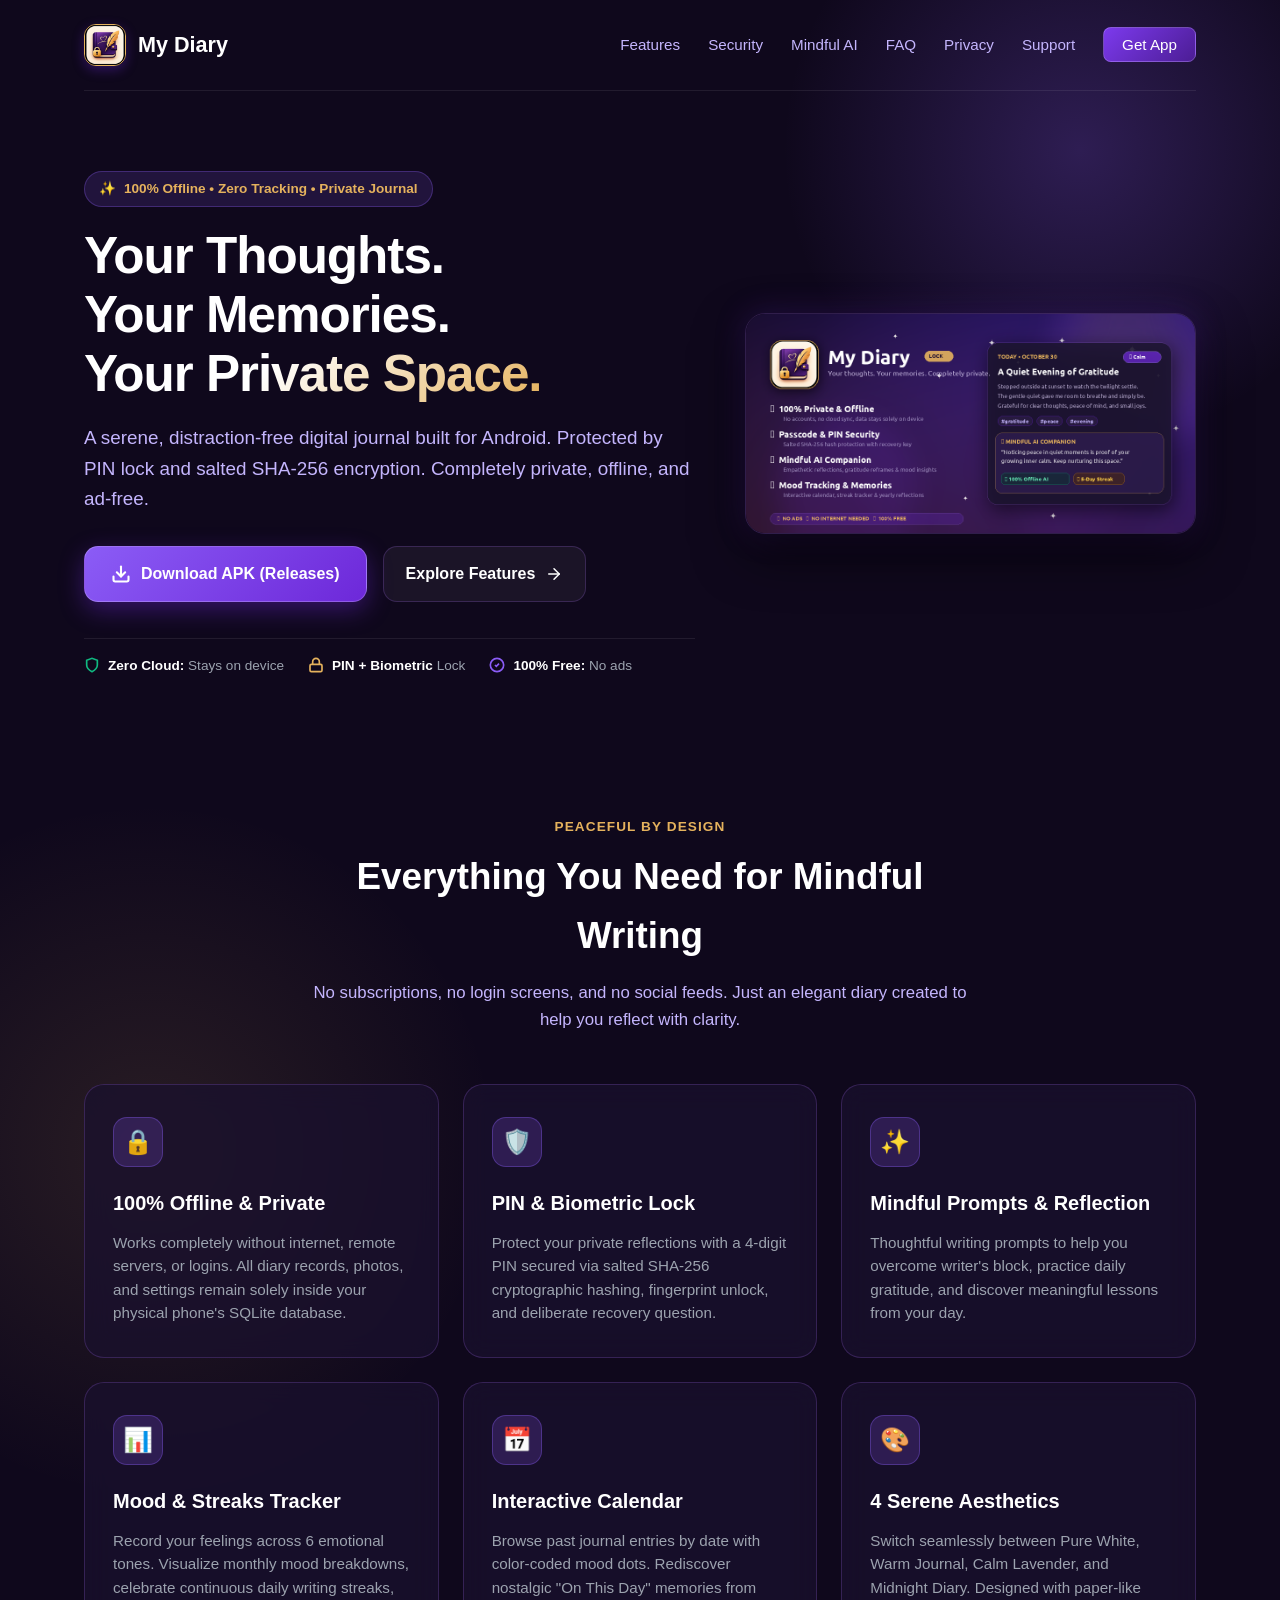
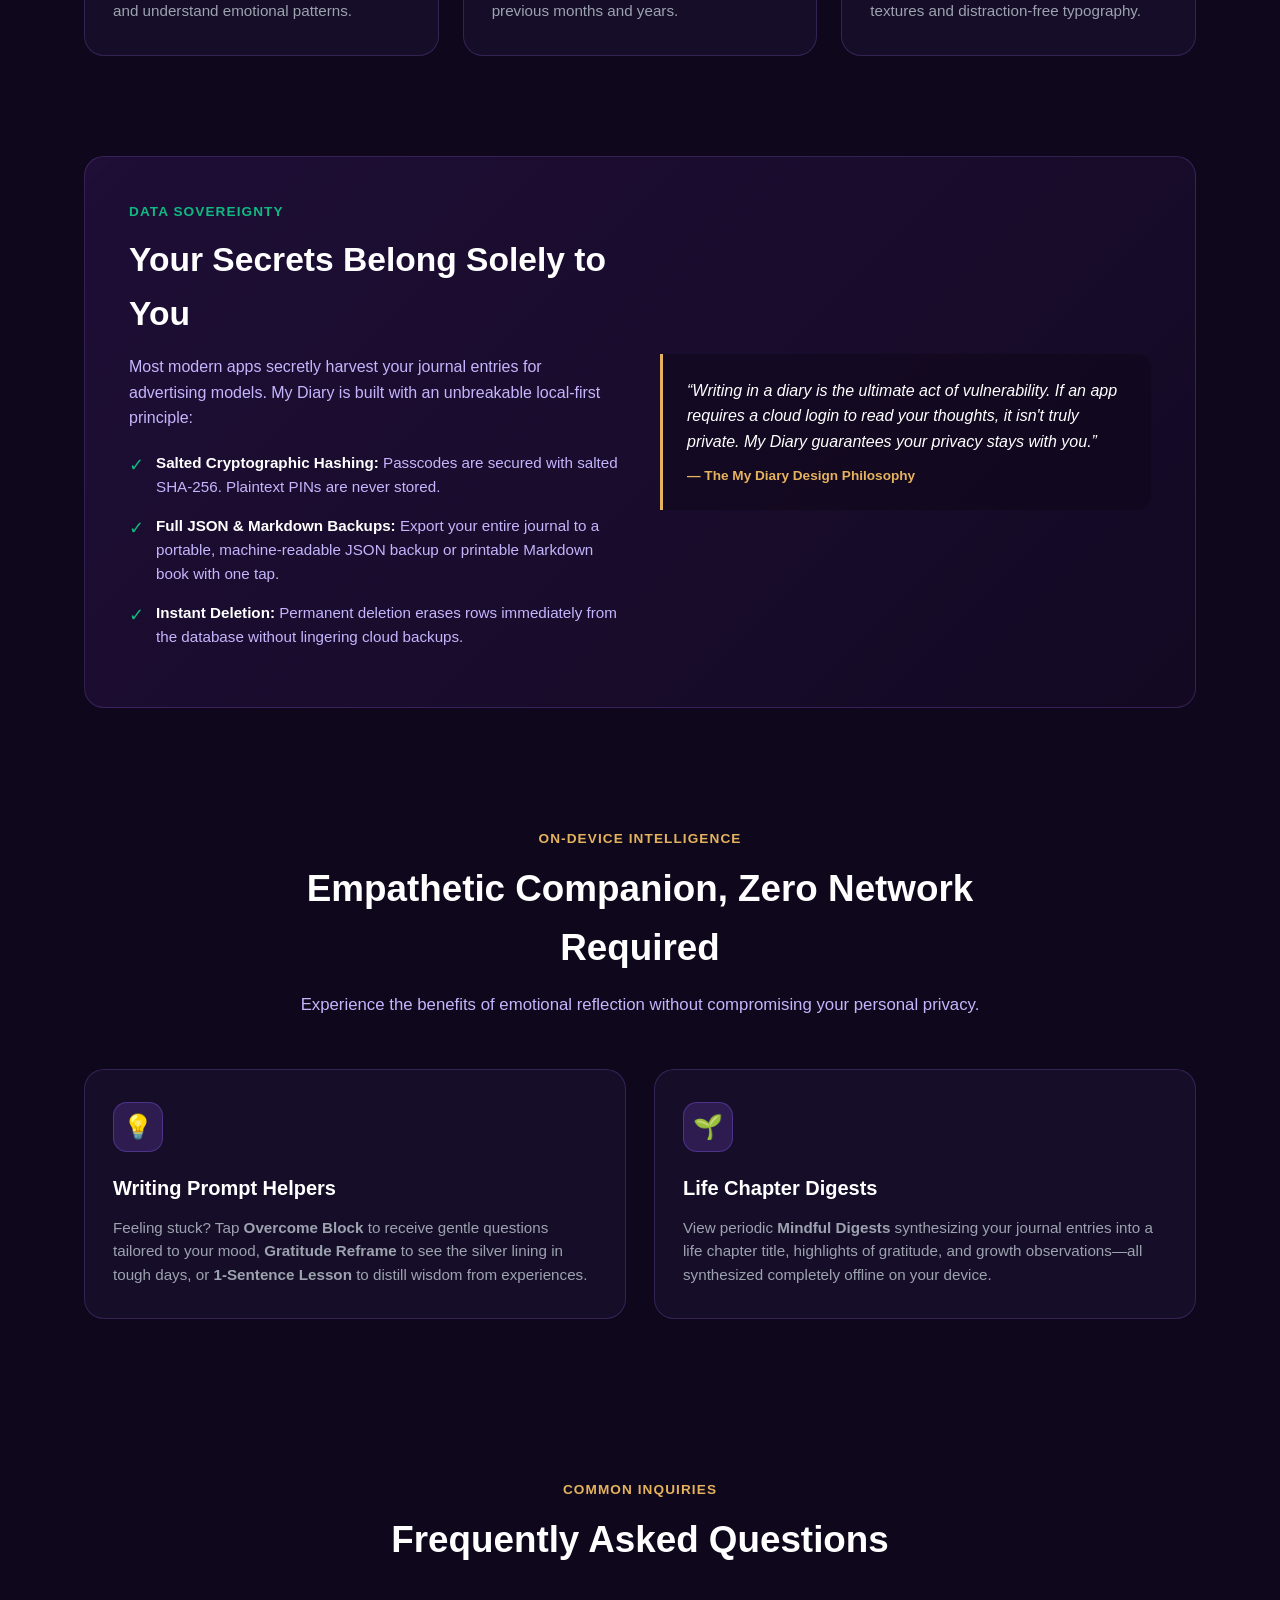
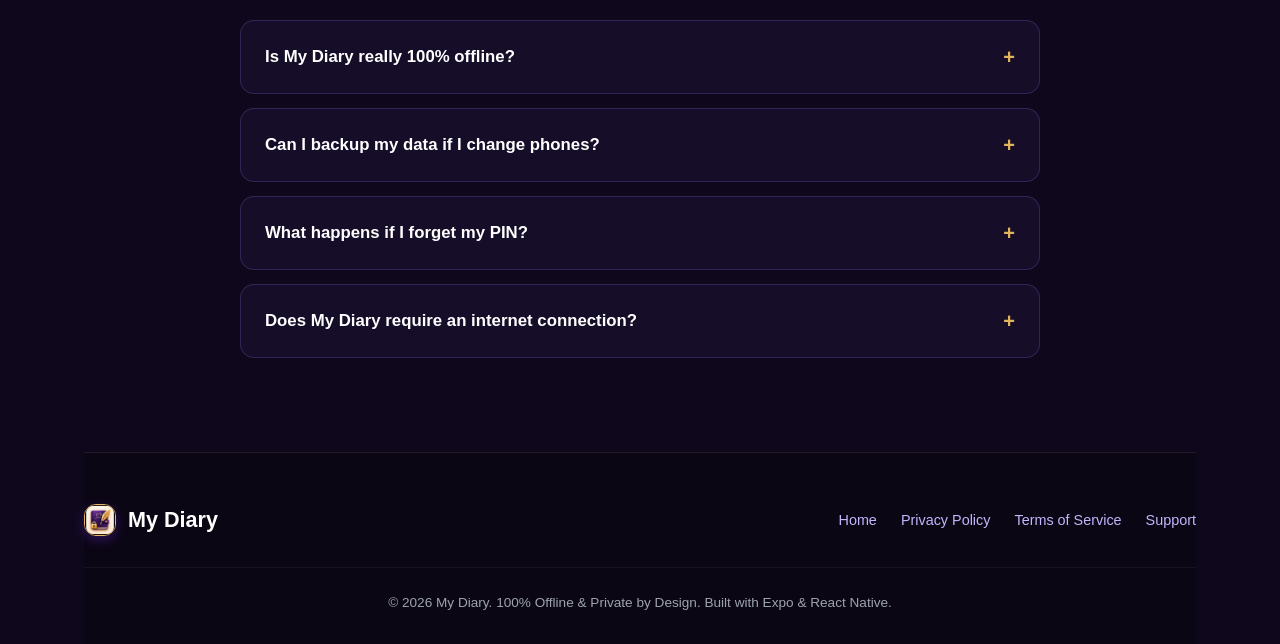
<file: index.html>
<!DOCTYPE html>
<html lang="en">
<head>
  <meta charset="UTF-8">
  <meta name="viewport" content="width=device-width, initial-scale=1.0">
  <title>My Diary — Private Offline Journal & Mindful AI</title>
  <meta name="description" content="Your thoughts. Your memories. Your private space. 100% offline personal diary with PIN lock, mood tracking, and mindful on-device AI.">
  <link rel="icon" type="image/png" href="assets/icon.png">
  <link rel="stylesheet" href="css/style.css">
</head>
<body>
  <div class="bg-glow-top"></div>
  <div class="bg-glow-bottom"></div>

  <div class="container">
    <!-- Navbar -->
    <header class="navbar">
      <a href="index.html" class="nav-brand">
        <img src="assets/icon.png" alt="My Diary App Icon" class="nav-logo">
        <span>My Diary</span>
      </a>
      <ul class="nav-links">
        <li><a href="#features">Features</a></li>
        <li><a href="#security">Security</a></li>
        <li><a href="#ai">Mindful AI</a></li>
        <li><a href="#faq">FAQ</a></li>
        <li><a href="privacy.html">Privacy</a></li>
        <li><a href="support.html">Support</a></li>
        <li><a href="#download" class="btn-nav">Get App</a></li>
      </ul>
    </header>

    <!-- Hero Section -->
    <section class="hero">
      <div class="hero-content">
        <div class="hero-pill">
          <span>✨</span>
          <span>100% Offline • Zero Tracking • Private Journal</span>
        </div>
        <h1>Your Thoughts.<br>Your Memories.<br><span>Your Private Space.</span></h1>
        <p class="hero-subtitle">
          A serene, distraction-free digital journal built for Android. Protected by PIN lock and salted SHA-256 encryption. Completely private, offline, and ad-free.
        </p>

        <div class="hero-cta" id="download">
          <a href="https://github.com/muralisoftware/my_diary_website/releases" target="_blank" rel="noopener noreferrer" class="btn-primary">
            <svg width="20" height="20" viewBox="0 0 24 24" fill="none" stroke="currentColor" stroke-width="2.5" stroke-linecap="round" stroke-linejoin="round"><path d="M21 15v4a2 2 0 0 1-2 2H5a2 2 0 0 1-2-2v-4"/><polyline points="7 10 12 15 17 10"/><line x1="12" y1="15" x2="12" y2="3"/></svg>
            <span>Download APK (Releases)</span>
          </a>
          <a href="#features" class="btn-secondary">
            <span>Explore Features</span>
            <svg width="18" height="18" viewBox="0 0 24 24" fill="none" stroke="currentColor" stroke-width="2" stroke-linecap="round" stroke-linejoin="round"><line x1="5" y1="12" x2="19" y2="12"/><polyline points="12 5 19 12 12 19"/></svg>
          </a>
        </div>

        <div class="trust-badges">
          <div class="trust-item">
            <svg width="16" height="16" viewBox="0 0 24 24" fill="none" stroke="#10b981" stroke-width="2.5"><path d="M12 22s8-4 8-10V5l-8-3-8 3v7c0 6 8 10 8 10z"/></svg>
            <span><strong>Zero Cloud:</strong> Stays on device</span>
          </div>
          <div class="trust-item">
            <svg width="16" height="16" viewBox="0 0 24 24" fill="none" stroke="#e5b25d" stroke-width="2.5"><rect x="3" y="11" width="18" height="11" rx="2" ry="2"/><path d="M7 11V7a5 5 0 0 1 10 0v4"/></svg>
            <span><strong>PIN + Biometric</strong> Lock</span>
          </div>
          <div class="trust-item">
            <svg width="16" height="16" viewBox="0 0 24 24" fill="none" stroke="#8b5cf6" stroke-width="2.5"><circle cx="12" cy="12" r="10"/><path d="m9 12 2 2 4-4"/></svg>
            <span><strong>100% Free:</strong> No ads</span>
          </div>
        </div>
      </div>

      <div class="hero-graphic-wrap">
        <img src="assets/feature-graphic.png" alt="My Diary Google Play Feature Graphic" class="hero-graphic">
      </div>
    </section>

    <!-- Core Features Grid -->
    <section class="section" id="features">
      <div class="section-head">
        <div class="section-tag">Peaceful by Design</div>
        <h2>Everything You Need for Mindful Writing</h2>
        <p>No subscriptions, no login screens, and no social feeds. Just an elegant diary created to help you reflect with clarity.</p>
      </div>

      <div class="grid-3">
        <div class="feature-card">
          <div class="feature-icon">🔒</div>
          <h3>100% Offline & Private</h3>
          <p>Works completely without internet, remote servers, or logins. All diary records, photos, and settings remain solely inside your physical phone's SQLite database.</p>
        </div>

        <div class="feature-card">
          <div class="feature-icon">🛡️</div>
          <h3>PIN & Biometric Lock</h3>
          <p>Protect your private reflections with a 4-digit PIN secured via salted SHA-256 cryptographic hashing, fingerprint unlock, and deliberate recovery question.</p>
        </div>

        <div class="feature-card">
          <div class="feature-icon">✨</div>
          <h3>Mindful Prompts & Reflection</h3>
          <p>Thoughtful writing prompts to help you overcome writer's block, practice daily gratitude, and discover meaningful lessons from your day.</p>
        </div>

        <div class="feature-card">
          <div class="feature-icon">📊</div>
          <h3>Mood & Streaks Tracker</h3>
          <p>Record your feelings across 6 emotional tones. Visualize monthly mood breakdowns, celebrate continuous daily writing streaks, and understand emotional patterns.</p>
        </div>

        <div class="feature-card">
          <div class="feature-icon">📅</div>
          <h3>Interactive Calendar</h3>
          <p>Browse past journal entries by date with color-coded mood dots. Rediscover nostalgic "On This Day" memories from previous months and years.</p>
        </div>

        <div class="feature-card">
          <div class="feature-icon">🎨</div>
          <h3>4 Serene Aesthetics</h3>
          <p>Switch seamlessly between Pure White, Warm Journal, Calm Lavender, and Midnight Diary. Designed with paper-like textures and distraction-free typography.</p>
        </div>
      </div>
    </section>

    <!-- Security Deep-Dive Banner -->
    <section class="section" id="security" style="padding-top: 20px;">
      <div class="security-banner">
        <div>
          <div class="section-tag" style="color: var(--accent-green);">Data Sovereignty</div>
          <h2 style="font-size: 2.1rem; margin-bottom: 14px;">Your Secrets Belong Solely to You</h2>
          <p style="color: var(--text-secondary);">Most modern apps secretly harvest your journal entries for advertising models. My Diary is built with an unbreakable local-first principle:</p>
          
          <ul class="security-list">
            <li>
              <span class="security-badge-icon">✓</span>
              <span><strong>Salted Cryptographic Hashing:</strong> Passcodes are secured with salted SHA-256. Plaintext PINs are never stored.</span>
            </li>
            <li>
              <span class="security-badge-icon">✓</span>
              <span><strong>Full JSON & Markdown Backups:</strong> Export your entire journal to a portable, machine-readable JSON backup or printable Markdown book with one tap.</span>
            </li>
            <li>
              <span class="security-badge-icon">✓</span>
              <span><strong>Instant Deletion:</strong> Permanent deletion erases rows immediately from the database without lingering cloud backups.</span>
            </li>
          </ul>
        </div>

        <div class="quote-box">
          <p>“Writing in a diary is the ultimate act of vulnerability. If an app requires a cloud login to read your thoughts, it isn't truly private. My Diary guarantees your privacy stays with you.”</p>
          <div class="quote-author">— The My Diary Design Philosophy</div>
        </div>
      </div>
    </section>

    <!-- Mindful AI Section -->
    <section class="section" id="ai" style="padding-top: 0;">
      <div class="section-head">
        <div class="section-tag">On-Device Intelligence</div>
        <h2>Empathetic Companion, Zero Network Required</h2>
        <p>Experience the benefits of emotional reflection without compromising your personal privacy.</p>
      </div>

      <div class="grid-2">
        <div class="feature-card">
          <div class="feature-icon" style="color: #8b5cf6;">💡</div>
          <h3>Writing Prompt Helpers</h3>
          <p>Feeling stuck? Tap <strong>Overcome Block</strong> to receive gentle questions tailored to your mood, <strong>Gratitude Reframe</strong> to see the silver lining in tough days, or <strong>1-Sentence Lesson</strong> to distill wisdom from experiences.</p>
        </div>

        <div class="feature-card">
          <div class="feature-icon" style="color: #e5b25d;">🌱</div>
          <h3>Life Chapter Digests</h3>
          <p>View periodic <strong>Mindful Digests</strong> synthesizing your journal entries into a life chapter title, highlights of gratitude, and growth observations—all synthesized completely offline on your device.</p>
        </div>
      </div>
    </section>

    <!-- FAQ Section -->
    <section class="section" id="faq">
      <div class="section-head">
        <div class="section-tag">Common Inquiries</div>
        <h2>Frequently Asked Questions</h2>
      </div>

      <div class="faq-list">
        <div class="faq-item">
          <div class="faq-question">
            <span>Is My Diary really 100% offline?</span>
            <span class="faq-toggle">+</span>
          </div>
          <div class="faq-answer">
            <p>Yes. The app does not require an internet connection, has no login server, and does not send any of your text, photos, or audio recordings to any remote server. Everything stays on your phone.</p>
          </div>
        </div>

        <div class="faq-item">
          <div class="faq-question">
            <span>Can I backup my data if I change phones?</span>
            <span class="faq-toggle">+</span>
          </div>
          <div class="faq-answer">
            <p>Yes! In the Settings screen, tap <strong>Export Full Journal (JSON)</strong> to save a complete file backup that you can restore onto any new phone in seconds.</p>
          </div>
        </div>

        <div class="faq-item">
          <div class="faq-question">
            <span>What happens if I forget my PIN?</span>
            <span class="faq-toggle">+</span>
          </div>
          <div class="faq-answer">
            <p>You can set up a custom Security Question (e.g. childhood best friend or favorite book) during PIN setup. If you forget your passcode, answering this question lets you safely reset it.</p>
          </div>
        </div>

        <div class="faq-item">
          <div class="faq-question">
            <span>Does My Diary require an internet connection?</span>
            <span class="faq-toggle">+</span>
          </div>
          <div class="faq-answer">
            <p>No. My Diary operates 100% offline with zero network calls. All database records, encryption keys, and journal reflections stay strictly on your physical device.</p>
          </div>
        </div>
      </div>
    </section>

    <!-- Footer -->
    <footer class="footer">
      <div class="footer-top">
        <div class="nav-brand">
          <img src="assets/icon.png" alt="My Diary Logo" class="nav-logo" style="width: 32px; height: 32px;">
          <span>My Diary</span>
        </div>
        <div class="footer-links">
          <a href="index.html">Home</a>
          <a href="privacy.html">Privacy Policy</a>
          <a href="terms.html">Terms of Service</a>
          <a href="support.html">Support</a>
        </div>
      </div>
      <div class="footer-bottom">
        &copy; <span id="current-year">2026</span> My Diary. 100% Offline & Private by Design. Built with Expo & React Native.
      </div>
    </footer>
  </div>

  <script src="js/main.js"></script>
</body>
</html>
</file>
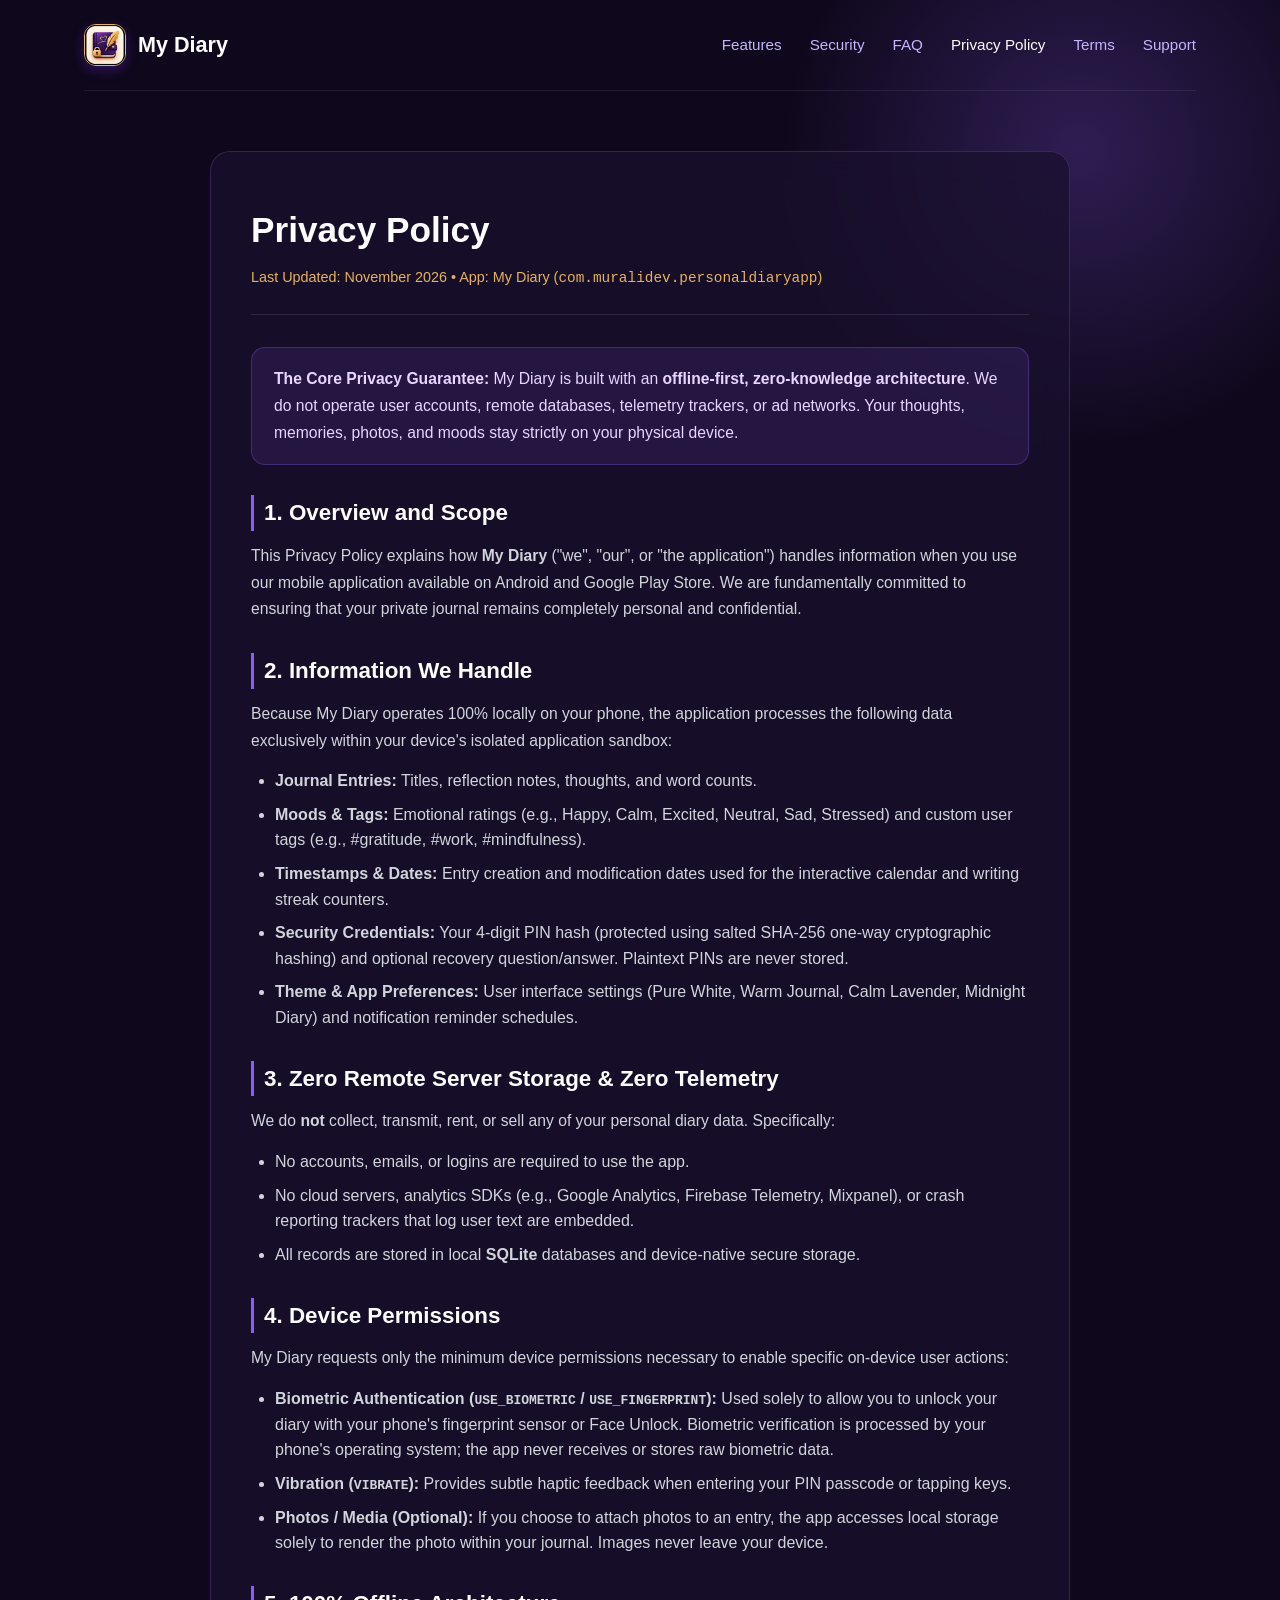
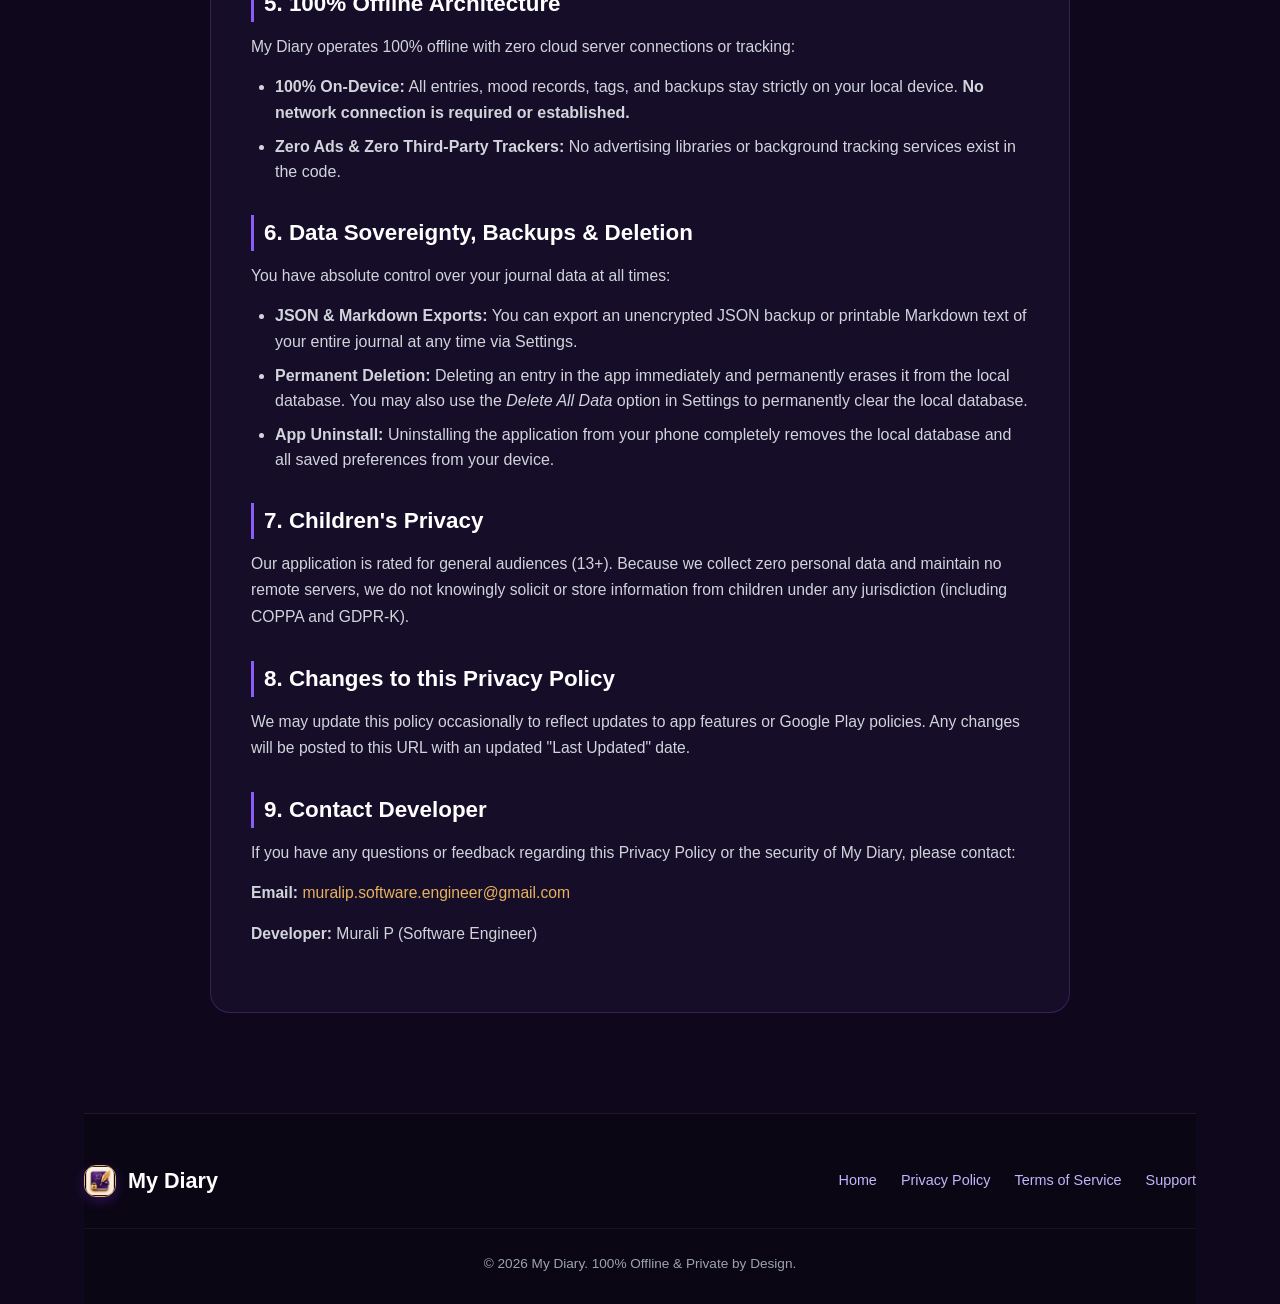
<file: privacy.html>
<!DOCTYPE html>
<html lang="en">
<head>
  <meta charset="UTF-8">
  <meta name="viewport" content="width=device-width, initial-scale=1.0">
  <title>Privacy Policy — My Diary</title>
  <meta name="description" content="Privacy Policy for My Diary: Private, 100% Offline Journal mobile application.">
  <link rel="icon" type="image/png" href="assets/icon.png">
  <link rel="stylesheet" href="css/style.css">
</head>
<body>
  <div class="bg-glow-top"></div>

  <div class="container">
    <!-- Navbar -->
    <header class="navbar">
      <a href="index.html" class="nav-brand">
        <img src="assets/icon.png" alt="My Diary Logo" class="nav-logo">
        <span>My Diary</span>
      </a>
      <ul class="nav-links">
        <li><a href="index.html#features">Features</a></li>
        <li><a href="index.html#security">Security</a></li>
        <li><a href="index.html#faq">FAQ</a></li>
        <li><a href="privacy.html" class="active">Privacy Policy</a></li>
        <li><a href="terms.html">Terms</a></li>
        <li><a href="support.html">Support</a></li>
      </ul>
    </header>

    <!-- Privacy Policy Document -->
    <main class="legal-container">
      <div class="legal-header">
        <h1>Privacy Policy</h1>
        <div class="legal-meta">
          <span>Last Updated: November 2026</span> • 
          <span>App: My Diary (<code>com.muralidev.personaldiaryapp</code>)</span>
        </div>
      </div>

      <div class="legal-content">
        <div class="callout-box">
          <p><strong>The Core Privacy Guarantee:</strong> My Diary is built with an <strong>offline-first, zero-knowledge architecture</strong>. We do not operate user accounts, remote databases, telemetry trackers, or ad networks. Your thoughts, memories, photos, and moods stay strictly on your physical device.</p>
        </div>

        <h2>1. Overview and Scope</h2>
        <p>This Privacy Policy explains how <strong>My Diary</strong> ("we", "our", or "the application") handles information when you use our mobile application available on Android and Google Play Store. We are fundamentally committed to ensuring that your private journal remains completely personal and confidential.</p>

        <h2>2. Information We Handle</h2>
        <p>Because My Diary operates 100% locally on your phone, the application processes the following data exclusively within your device's isolated application sandbox:</p>
        <ul>
          <li><strong>Journal Entries:</strong> Titles, reflection notes, thoughts, and word counts.</li>
          <li><strong>Moods & Tags:</strong> Emotional ratings (e.g., Happy, Calm, Excited, Neutral, Sad, Stressed) and custom user tags (e.g., #gratitude, #work, #mindfulness).</li>
          <li><strong>Timestamps & Dates:</strong> Entry creation and modification dates used for the interactive calendar and writing streak counters.</li>
          <li><strong>Security Credentials:</strong> Your 4-digit PIN hash (protected using salted SHA-256 one-way cryptographic hashing) and optional recovery question/answer. Plaintext PINs are never stored.</li>
          <li><strong>Theme & App Preferences:</strong> User interface settings (Pure White, Warm Journal, Calm Lavender, Midnight Diary) and notification reminder schedules.</li>
        </ul>

        <h2>3. Zero Remote Server Storage & Zero Telemetry</h2>
        <p>We do <strong>not</strong> collect, transmit, rent, or sell any of your personal diary data. Specifically:</p>
        <ul>
          <li>No accounts, emails, or logins are required to use the app.</li>
          <li>No cloud servers, analytics SDKs (e.g., Google Analytics, Firebase Telemetry, Mixpanel), or crash reporting trackers that log user text are embedded.</li>
          <li>All records are stored in local <strong>SQLite</strong> databases and device-native secure storage.</li>
        </ul>

        <h2>4. Device Permissions</h2>
        <p>My Diary requests only the minimum device permissions necessary to enable specific on-device user actions:</p>
        <ul>
          <li><strong>Biometric Authentication (<code>USE_BIOMETRIC</code> / <code>USE_FINGERPRINT</code>):</strong> Used solely to allow you to unlock your diary with your phone's fingerprint sensor or Face Unlock. Biometric verification is processed by your phone's operating system; the app never receives or stores raw biometric data.</li>
          <li><strong>Vibration (<code>VIBRATE</code>):</strong> Provides subtle haptic feedback when entering your PIN passcode or tapping keys.</li>
          <li><strong>Photos / Media (Optional):</strong> If you choose to attach photos to an entry, the app accesses local storage solely to render the photo within your journal. Images never leave your device.</li>
        </ul>

        <h2>5. 100% Offline Architecture</h2>
        <p>My Diary operates 100% offline with zero cloud server connections or tracking:</p>
        <ul>
          <li><strong>100% On-Device:</strong> All entries, mood records, tags, and backups stay strictly on your local device. <strong>No network connection is required or established.</strong></li>
          <li><strong>Zero Ads & Zero Third-Party Trackers:</strong> No advertising libraries or background tracking services exist in the code.</li>
        </ul>

        <h2>6. Data Sovereignty, Backups & Deletion</h2>
        <p>You have absolute control over your journal data at all times:</p>
        <ul>
          <li><strong>JSON & Markdown Exports:</strong> You can export an unencrypted JSON backup or printable Markdown text of your entire journal at any time via Settings.</li>
          <li><strong>Permanent Deletion:</strong> Deleting an entry in the app immediately and permanently erases it from the local database. You may also use the <em>Delete All Data</em> option in Settings to permanently clear the local database.</li>
          <li><strong>App Uninstall:</strong> Uninstalling the application from your phone completely removes the local database and all saved preferences from your device.</li>
        </ul>

        <h2>7. Children's Privacy</h2>
        <p>Our application is rated for general audiences (13+). Because we collect zero personal data and maintain no remote servers, we do not knowingly solicit or store information from children under any jurisdiction (including COPPA and GDPR-K).</p>

        <h2>8. Changes to this Privacy Policy</h2>
        <p>We may update this policy occasionally to reflect updates to app features or Google Play policies. Any changes will be posted to this URL with an updated "Last Updated" date.</p>

        <h2>9. Contact Developer</h2>
        <p>If you have any questions or feedback regarding this Privacy Policy or the security of My Diary, please contact:</p>
        <p><strong>Email:</strong> <a href="mailto:muralip.software.engineer@gmail.com" style="color: var(--accent-gold); text-decoration: none;">muralip.software.engineer@gmail.com</a></p>
        <p><strong>Developer:</strong> Murali P (Software Engineer)</p>
      </div>
    </main>

    <!-- Footer -->
    <footer class="footer">
      <div class="footer-top">
        <div class="nav-brand">
          <img src="assets/icon.png" alt="My Diary Logo" class="nav-logo" style="width: 32px; height: 32px;">
          <span>My Diary</span>
        </div>
        <div class="footer-links">
          <a href="index.html">Home</a>
          <a href="privacy.html">Privacy Policy</a>
          <a href="terms.html">Terms of Service</a>
          <a href="support.html">Support</a>
        </div>
      </div>
      <div class="footer-bottom">
        &copy; <span id="current-year">2026</span> My Diary. 100% Offline & Private by Design.
      </div>
    </footer>
  </div>

  <script src="js/main.js"></script>
</body>
</html>
</file>
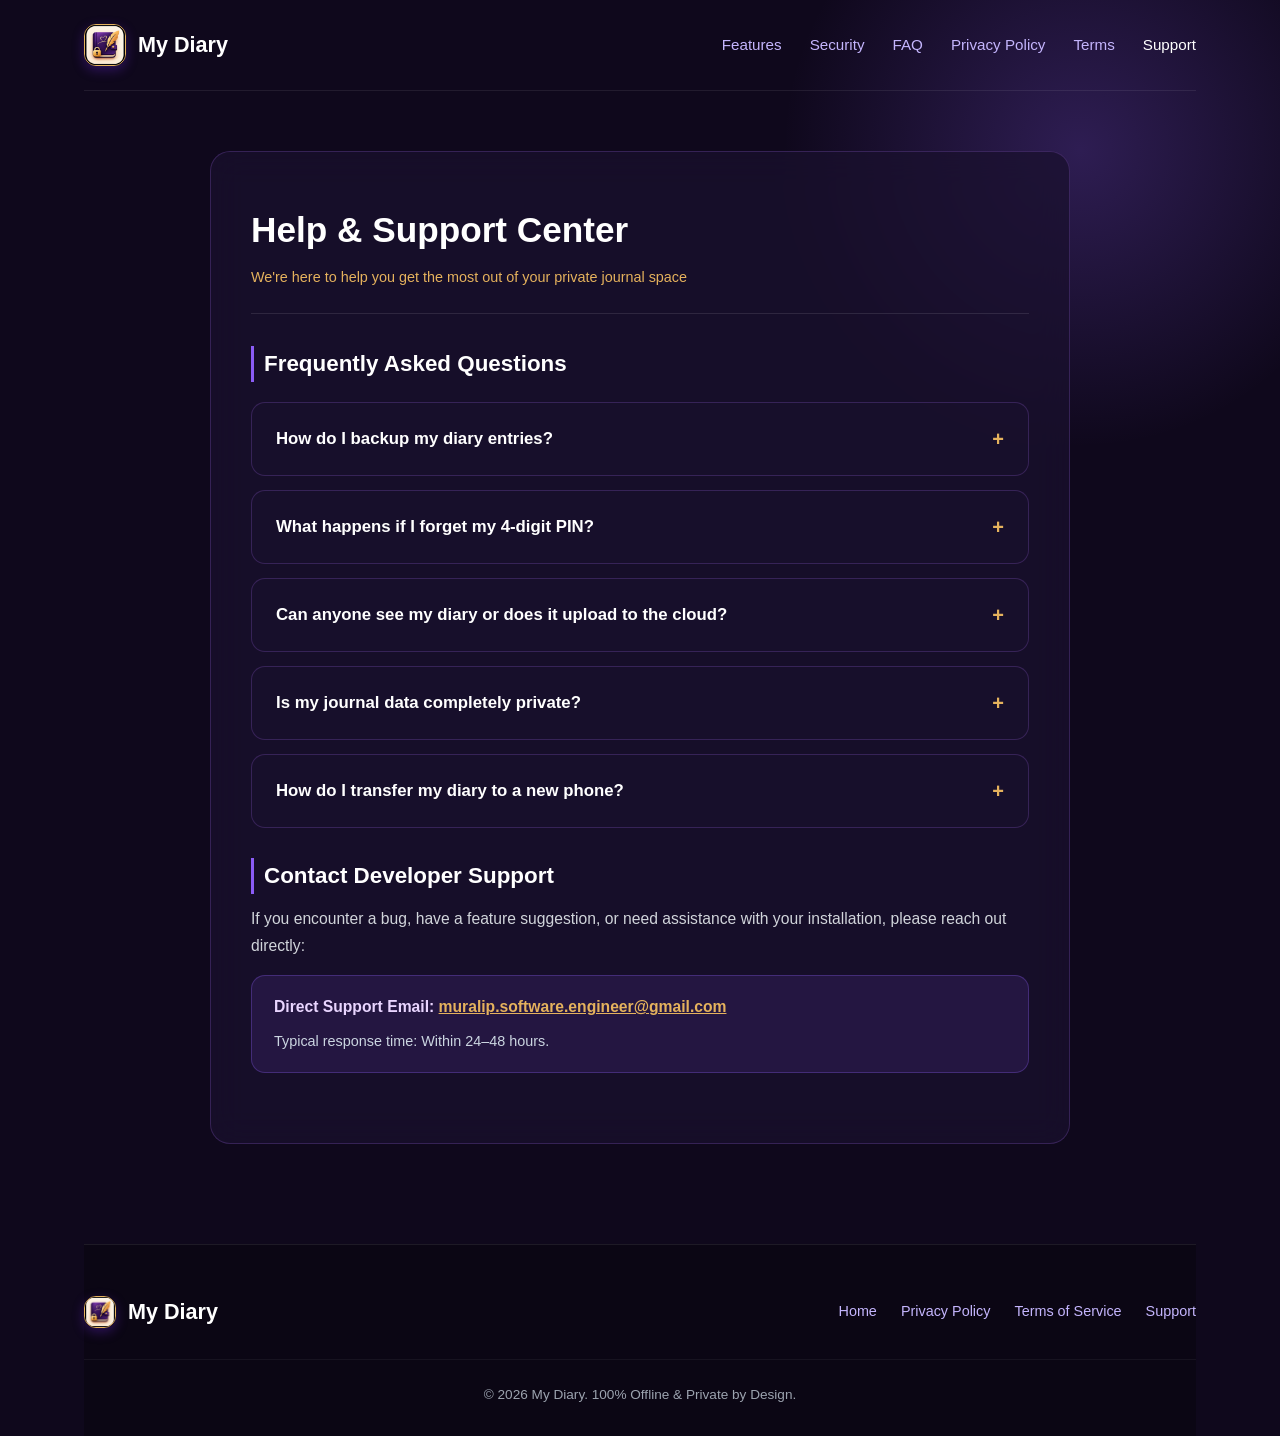
<file: support.html>
<!DOCTYPE html>
<html lang="en">
<head>
  <meta charset="UTF-8">
  <meta name="viewport" content="width=device-width, initial-scale=1.0">
  <title>Support & Help Center — My Diary</title>
  <meta name="description" content="Support, FAQs, and guides for My Diary offline personal journal.">
  <link rel="icon" type="image/png" href="assets/icon.png">
  <link rel="stylesheet" href="css/style.css">
</head>
<body>
  <div class="bg-glow-top"></div>

  <div class="container">
    <header class="navbar">
      <a href="index.html" class="nav-brand">
        <img src="assets/icon.png" alt="My Diary Logo" class="nav-logo">
        <span>My Diary</span>
      </a>
      <ul class="nav-links">
        <li><a href="index.html#features">Features</a></li>
        <li><a href="index.html#security">Security</a></li>
        <li><a href="index.html#faq">FAQ</a></li>
        <li><a href="privacy.html">Privacy Policy</a></li>
        <li><a href="terms.html">Terms</a></li>
        <li><a href="support.html" class="active">Support</a></li>
      </ul>
    </header>

    <main class="legal-container">
      <div class="legal-header">
        <h1>Help & Support Center</h1>
        <div class="legal-meta">
          <span>We're here to help you get the most out of your private journal space</span>
        </div>
      </div>

      <div class="legal-content">
        <h2>Frequently Asked Questions</h2>

        <div class="faq-list" style="margin-top: 20px;">
          <div class="faq-item">
            <div class="faq-question">
              <span>How do I backup my diary entries?</span>
              <span class="faq-toggle">+</span>
            </div>
            <div class="faq-answer">
              <p>Go to <strong>Settings</strong> > <strong>Offline Backup & Export</strong>. Tap <strong>Export Full Journal (JSON)</strong> to save a complete portable backup, or tap <strong>View as Printable Text</strong> to copy your diary as readable Markdown.</p>
            </div>
          </div>

          <div class="faq-item">
            <div class="faq-question">
              <span>What happens if I forget my 4-digit PIN?</span>
              <span class="faq-toggle">+</span>
            </div>
            <div class="faq-answer">
              <p>On the PIN lock screen, tap <strong>Forgot PIN?</strong>. You will be prompted to answer the security question you selected during setup (e.g. your childhood best friend or favorite book). If verified, you can reset your PIN immediately without losing your journal entries.</p>
            </div>
          </div>

          <div class="faq-item">
            <div class="faq-question">
              <span>Can anyone see my diary or does it upload to the cloud?</span>
              <span class="faq-toggle">+</span>
            </div>
            <div class="faq-answer">
              <p>No. My Diary has no cloud server, no user accounts, and zero internet tracking. All entries stay strictly inside your physical phone's encrypted SQLite database.</p>
            </div>
          </div>

          <div class="faq-item">
            <div class="faq-question">
              <span>Is my journal data completely private?</span>
              <span class="faq-toggle">+</span>
            </div>
            <div class="faq-answer">
              <p>Yes. My Diary has no cloud server, no user tracking, and operates 100% offline. All entries, photos, and settings remain exclusively on your phone's storage.</p>
            </div>
          </div>

          <div class="faq-item">
            <div class="faq-question">
              <span>How do I transfer my diary to a new phone?</span>
              <span class="faq-toggle">+</span>
            </div>
            <div class="faq-answer">
              <p>1. On your old phone, go to Settings and tap <strong>Export Full Journal (JSON)</strong>.<br>2. Save or send the JSON text file to your new phone.<br>3. Install My Diary on the new phone, go to Settings, tap <strong>Restore from JSON Backup</strong>, and paste your JSON backup payload.</p>
            </div>
          </div>
        </div>

        <h2>Contact Developer Support</h2>
        <p>If you encounter a bug, have a feature suggestion, or need assistance with your installation, please reach out directly:</p>

        <div class="callout-box" style="margin-top: 16px;">
          <p><strong>Direct Support Email:</strong> <a href="mailto:muralip.software.engineer@gmail.com" style="color: var(--accent-gold); font-weight: 600;">muralip.software.engineer@gmail.com</a></p>
          <p style="margin-top: 8px; font-size: 0.9rem; color: #cbd5e1;">Typical response time: Within 24–48 hours.</p>
        </div>
      </div>
    </main>

    <footer class="footer">
      <div class="footer-top">
        <div class="nav-brand">
          <img src="assets/icon.png" alt="My Diary Logo" class="nav-logo" style="width: 32px; height: 32px;">
          <span>My Diary</span>
        </div>
        <div class="footer-links">
          <a href="index.html">Home</a>
          <a href="privacy.html">Privacy Policy</a>
          <a href="terms.html">Terms of Service</a>
          <a href="support.html">Support</a>
        </div>
      </div>
      <div class="footer-bottom">
        &copy; <span id="current-year">2026</span> My Diary. 100% Offline & Private by Design.
      </div>
    </footer>
  </div>

  <script src="js/main.js"></script>
</body>
</html>
</file>
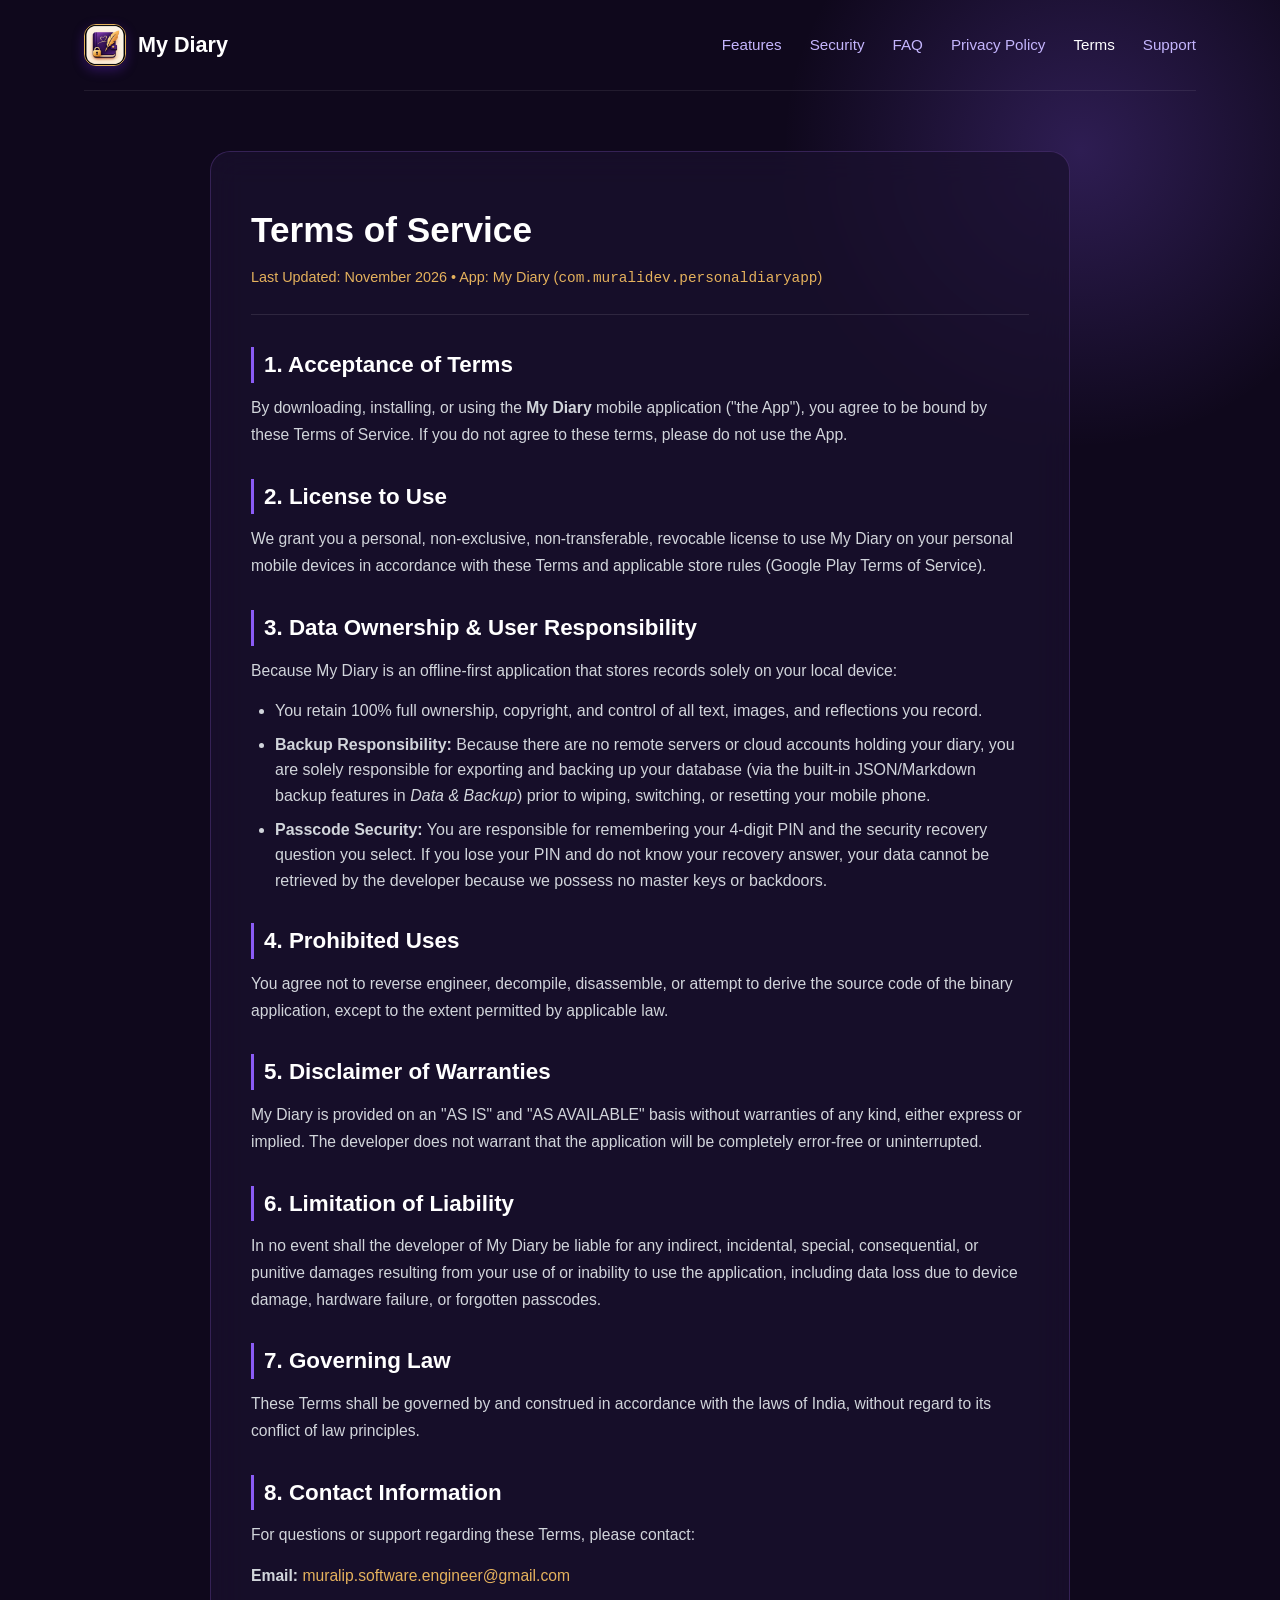
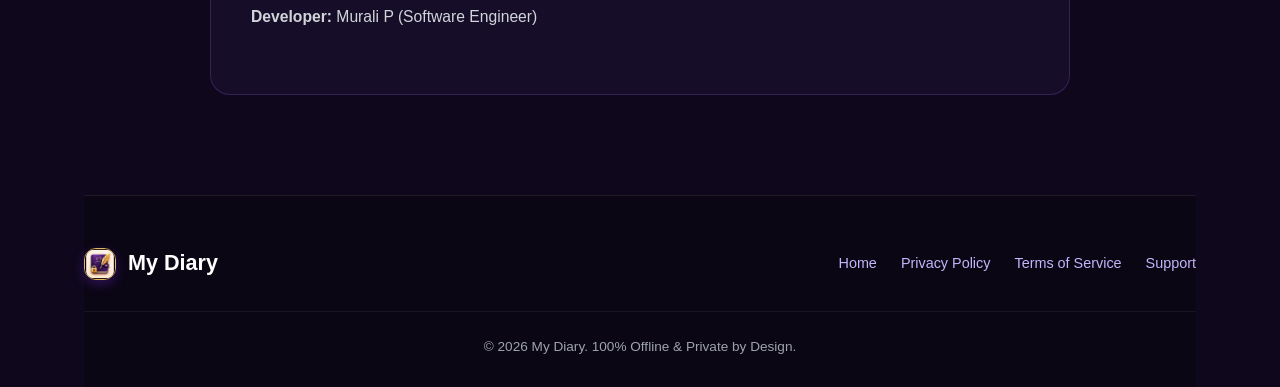
<file: terms.html>
<!DOCTYPE html>
<html lang="en">
<head>
  <meta charset="UTF-8">
  <meta name="viewport" content="width=device-width, initial-scale=1.0">
  <title>Terms of Service — My Diary</title>
  <meta name="description" content="Terms of Service for My Diary mobile application.">
  <link rel="icon" type="image/png" href="assets/icon.png">
  <link rel="stylesheet" href="css/style.css">
</head>
<body>
  <div class="bg-glow-top"></div>

  <div class="container">
    <header class="navbar">
      <a href="index.html" class="nav-brand">
        <img src="assets/icon.png" alt="My Diary Logo" class="nav-logo">
        <span>My Diary</span>
      </a>
      <ul class="nav-links">
        <li><a href="index.html#features">Features</a></li>
        <li><a href="index.html#security">Security</a></li>
        <li><a href="index.html#faq">FAQ</a></li>
        <li><a href="privacy.html">Privacy Policy</a></li>
        <li><a href="terms.html" class="active">Terms</a></li>
        <li><a href="support.html">Support</a></li>
      </ul>
    </header>

    <main class="legal-container">
      <div class="legal-header">
        <h1>Terms of Service</h1>
        <div class="legal-meta">
          <span>Last Updated: November 2026</span> • 
          <span>App: My Diary (<code>com.muralidev.personaldiaryapp</code>)</span>
        </div>
      </div>

      <div class="legal-content">
        <h2>1. Acceptance of Terms</h2>
        <p>By downloading, installing, or using the <strong>My Diary</strong> mobile application ("the App"), you agree to be bound by these Terms of Service. If you do not agree to these terms, please do not use the App.</p>

        <h2>2. License to Use</h2>
        <p>We grant you a personal, non-exclusive, non-transferable, revocable license to use My Diary on your personal mobile devices in accordance with these Terms and applicable store rules (Google Play Terms of Service).</p>

        <h2>3. Data Ownership & User Responsibility</h2>
        <p>Because My Diary is an offline-first application that stores records solely on your local device:</p>
        <ul>
          <li>You retain 100% full ownership, copyright, and control of all text, images, and reflections you record.</li>
          <li><strong>Backup Responsibility:</strong> Because there are no remote servers or cloud accounts holding your diary, you are solely responsible for exporting and backing up your database (via the built-in JSON/Markdown backup features in <em>Data & Backup</em>) prior to wiping, switching, or resetting your mobile phone.</li>
          <li><strong>Passcode Security:</strong> You are responsible for remembering your 4-digit PIN and the security recovery question you select. If you lose your PIN and do not know your recovery answer, your data cannot be retrieved by the developer because we possess no master keys or backdoors.</li>
        </ul>

        <h2>4. Prohibited Uses</h2>
        <p>You agree not to reverse engineer, decompile, disassemble, or attempt to derive the source code of the binary application, except to the extent permitted by applicable law.</p>

        <h2>5. Disclaimer of Warranties</h2>
        <p>My Diary is provided on an "AS IS" and "AS AVAILABLE" basis without warranties of any kind, either express or implied. The developer does not warrant that the application will be completely error-free or uninterrupted.</p>

        <h2>6. Limitation of Liability</h2>
        <p>In no event shall the developer of My Diary be liable for any indirect, incidental, special, consequential, or punitive damages resulting from your use of or inability to use the application, including data loss due to device damage, hardware failure, or forgotten passcodes.</p>

        <h2>7. Governing Law</h2>
        <p>These Terms shall be governed by and construed in accordance with the laws of India, without regard to its conflict of law principles.</p>

        <h2>8. Contact Information</h2>
        <p>For questions or support regarding these Terms, please contact:</p>
        <p><strong>Email:</strong> <a href="mailto:muralip.software.engineer@gmail.com" style="color: var(--accent-gold); text-decoration: none;">muralip.software.engineer@gmail.com</a></p>
        <p><strong>Developer:</strong> Murali P (Software Engineer)</p>
      </div>
    </main>

    <footer class="footer">
      <div class="footer-top">
        <div class="nav-brand">
          <img src="assets/icon.png" alt="My Diary Logo" class="nav-logo" style="width: 32px; height: 32px;">
          <span>My Diary</span>
        </div>
        <div class="footer-links">
          <a href="index.html">Home</a>
          <a href="privacy.html">Privacy Policy</a>
          <a href="terms.html">Terms of Service</a>
          <a href="support.html">Support</a>
        </div>
      </div>
      <div class="footer-bottom">
        &copy; <span id="current-year">2026</span> My Diary. 100% Offline & Private by Design.
      </div>
    </footer>
  </div>

  <script src="js/main.js"></script>
</body>
</html>
</file>
<file: css/style.css>
:root {
  --bg-dark: #0f081c;
  --bg-card: rgba(26, 16, 46, 0.75);
  --bg-card-hover: rgba(38, 24, 66, 0.85);
  --border-color: rgba(147, 95, 215, 0.25);
  --border-glow: rgba(229, 178, 93, 0.4);
  --accent-purple: #8b5cf6;
  --accent-gold: #e5b25d;
  --accent-green: #10b981;
  --text-primary: #ffffff;
  --text-secondary: #c4b5fd;
  --text-muted: #9ca3af;
  --radius-lg: 20px;
  --radius-md: 14px;
  --radius-sm: 8px;
  --transition: all 0.25s ease;
}

* {
  box-sizing: border-box;
  margin: 0;
  padding: 0;
}

body {
  font-family: -apple-system, BlinkMacSystemFont, "Segoe UI", Roboto, Helvetica, Arial, sans-serif;
  background-color: var(--bg-dark);
  color: var(--text-primary);
  line-height: 1.6;
  overflow-x: hidden;
}

/* Background Atmosphere */
.bg-glow-top {
  position: absolute;
  top: -150px;
  right: -100px;
  width: 600px;
  height: 600px;
  background: radial-gradient(circle, rgba(139, 92, 246, 0.25) 0%, rgba(15, 8, 28, 0) 70%);
  pointer-events: none;
  z-index: 0;
}

.bg-glow-bottom {
  position: absolute;
  top: 800px;
  left: -200px;
  width: 700px;
  height: 700px;
  background: radial-gradient(circle, rgba(229, 178, 93, 0.12) 0%, rgba(15, 8, 28, 0) 70%);
  pointer-events: none;
  z-index: 0;
}

.container {
  max-width: 1160px;
  margin: 0 auto;
  padding: 0 24px;
  position: relative;
  z-index: 1;
}

/* Header & Nav */
.navbar {
  display: flex;
  justify-content: space-between;
  align-items: center;
  padding: 24px 0;
  border-bottom: 1px solid rgba(255, 255, 255, 0.08);
}

.nav-brand {
  display: flex;
  align-items: center;
  gap: 12px;
  text-decoration: none;
  color: #fff;
  font-size: 1.35rem;
  font-weight: 700;
}

.nav-logo {
  width: 42px;
  height: 42px;
  border-radius: 12px;
  border: 1px solid var(--accent-gold);
  box-shadow: 0 4px 12px rgba(109, 40, 217, 0.35);
}

.nav-links {
  display: flex;
  align-items: center;
  gap: 28px;
  list-style: none;
}

.nav-links a {
  color: var(--text-secondary);
  text-decoration: none;
  font-size: 0.95rem;
  font-weight: 500;
  transition: var(--transition);
}

.nav-links a:hover,
.nav-links a.active {
  color: #fff;
}

.btn-nav {
  padding: 8px 18px;
  border-radius: var(--radius-sm);
  background: linear-gradient(135deg, #7c3aed, #4c1d95);
  color: #fff !important;
  font-weight: 600;
  border: 1px solid rgba(255, 255, 255, 0.2);
}

.btn-nav:hover {
  transform: translateY(-1px);
  box-shadow: 0 4px 16px rgba(124, 58, 237, 0.4);
}

/* Hero Section */
.hero {
  padding: 80px 0 60px;
  display: grid;
  grid-template-columns: 1.15fr 0.85fr;
  align-items: center;
  gap: 50px;
}

.hero-pill {
  display: inline-flex;
  align-items: center;
  gap: 8px;
  background: rgba(139, 92, 246, 0.15);
  border: 1px solid rgba(139, 92, 246, 0.3);
  color: var(--accent-gold);
  padding: 6px 14px;
  border-radius: 50px;
  font-size: 0.85rem;
  font-weight: 600;
  margin-bottom: 20px;
}

.hero h1 {
  font-size: 3.2rem;
  line-height: 1.15;
  font-weight: 800;
  margin-bottom: 20px;
  letter-spacing: -0.02em;
}

.hero h1 span {
  background: linear-gradient(135deg, #ffffff 40%, var(--accent-gold) 100%);
  -webkit-background-clip: text;
  -webkit-text-fill-color: transparent;
}

.hero-subtitle {
  font-size: 1.18rem;
  color: var(--text-secondary);
  margin-bottom: 32px;
  line-height: 1.6;
}

.hero-cta {
  display: flex;
  flex-wrap: wrap;
  gap: 16px;
  margin-bottom: 36px;
}

.btn-primary {
  display: inline-flex;
  align-items: center;
  gap: 10px;
  background: linear-gradient(135deg, #8b5cf6, #6d28d9);
  color: #fff;
  padding: 14px 26px;
  border-radius: var(--radius-md);
  text-decoration: none;
  font-weight: 700;
  font-size: 1rem;
  box-shadow: 0 8px 24px rgba(109, 40, 217, 0.4);
  transition: var(--transition);
  border: 1px solid rgba(255, 255, 255, 0.2);
}

.btn-primary:hover {
  transform: translateY(-2px);
  box-shadow: 0 12px 28px rgba(109, 40, 217, 0.55);
}

.btn-secondary {
  display: inline-flex;
  align-items: center;
  gap: 10px;
  background: rgba(255, 255, 255, 0.05);
  color: #fff;
  padding: 14px 22px;
  border-radius: var(--radius-md);
  text-decoration: none;
  font-weight: 600;
  font-size: 1rem;
  border: 1px solid var(--border-color);
  transition: var(--transition);
}

.btn-secondary:hover {
  background: rgba(255, 255, 255, 0.1);
  transform: translateY(-2px);
}

.trust-badges {
  display: flex;
  align-items: center;
  gap: 24px;
  padding-top: 16px;
  border-top: 1px solid rgba(255, 255, 255, 0.08);
}

.trust-item {
  display: flex;
  align-items: center;
  gap: 8px;
  font-size: 0.85rem;
  color: var(--text-muted);
}

.trust-item strong {
  color: #fff;
}

/* Hero Showcase Graphic */
.hero-graphic-wrap {
  position: relative;
}

.hero-graphic {
  width: 100%;
  border-radius: var(--radius-lg);
  border: 1px solid var(--border-color);
  box-shadow: 0 20px 50px rgba(0, 0, 0, 0.6), 0 0 30px rgba(109, 40, 217, 0.25);
  display: block;
  transition: var(--transition);
}

.hero-graphic:hover {
  transform: scale(1.02);
  border-color: var(--accent-gold);
}

/* Feature Grid */
.section {
  padding: 80px 0;
}

.section-head {
  text-align: center;
  max-width: 680px;
  margin: 0 auto 50px;
}

.section-tag {
  color: var(--accent-gold);
  font-size: 0.85rem;
  font-weight: 700;
  text-transform: uppercase;
  letter-spacing: 0.08em;
  margin-bottom: 10px;
}

.section-head h2 {
  font-size: 2.3rem;
  font-weight: 800;
  margin-bottom: 14px;
}

.section-head p {
  color: var(--text-secondary);
  font-size: 1.05rem;
}

.grid-3 {
  display: grid;
  grid-template-columns: repeat(3, 1fr);
  gap: 24px;
}

.grid-2 {
  display: grid;
  grid-template-columns: repeat(2, 1fr);
  gap: 28px;
}

.feature-card {
  background: var(--bg-card);
  backdrop-filter: blur(12px);
  border: 1px solid var(--border-color);
  border-radius: var(--radius-lg);
  padding: 32px 28px;
  transition: var(--transition);
}

.feature-card:hover {
  transform: translateY(-4px);
  background: var(--bg-card-hover);
  border-color: rgba(147, 95, 215, 0.45);
  box-shadow: 0 16px 36px rgba(0, 0, 0, 0.4);
}

.feature-icon {
  width: 50px;
  height: 50px;
  border-radius: var(--radius-md);
  display: flex;
  align-items: center;
  justify-content: center;
  font-size: 1.5rem;
  margin-bottom: 20px;
  background: rgba(139, 92, 246, 0.2);
  border: 1px solid rgba(139, 92, 246, 0.35);
  color: var(--accent-gold);
}

.feature-card h3 {
  font-size: 1.25rem;
  font-weight: 700;
  margin-bottom: 12px;
}

.feature-card p {
  color: var(--text-muted);
  font-size: 0.95rem;
  line-height: 1.55;
}

/* Security Architecture Section */
.security-banner {
  background: linear-gradient(135deg, rgba(35, 16, 61, 0.8), rgba(20, 10, 36, 0.9));
  border: 1px solid var(--border-color);
  border-radius: var(--radius-lg);
  padding: 44px;
  display: grid;
  grid-template-columns: 1fr 1fr;
  gap: 40px;
  align-items: center;
  margin-bottom: 40px;
}

.security-list {
  list-style: none;
  margin-top: 20px;
}

.security-list li {
  display: flex;
  align-items: flex-start;
  gap: 12px;
  margin-bottom: 14px;
  font-size: 0.95rem;
  color: var(--text-secondary);
}

.security-list li strong {
  color: #fff;
}

.security-badge-icon {
  color: var(--accent-green);
  font-size: 1.1rem;
}

.quote-box {
  background: rgba(15, 8, 28, 0.6);
  border-left: 3px solid var(--accent-gold);
  border-radius: 0 var(--radius-md) var(--radius-md) 0;
  padding: 24px;
}

.quote-box p {
  font-style: italic;
  font-size: 1rem;
  color: #fff;
  margin-bottom: 10px;
}

.quote-author {
  font-size: 0.85rem;
  color: var(--accent-gold);
  font-weight: 600;
}

/* FAQ Accordion */
.faq-list {
  max-width: 800px;
  margin: 0 auto;
}

.faq-item {
  background: var(--bg-card);
  border: 1px solid var(--border-color);
  border-radius: var(--radius-md);
  margin-bottom: 14px;
  overflow: hidden;
  transition: var(--transition);
}

.faq-question {
  padding: 20px 24px;
  display: flex;
  justify-content: space-between;
  align-items: center;
  cursor: pointer;
  font-weight: 600;
  font-size: 1.05rem;
}

.faq-toggle {
  font-size: 1.25rem;
  color: var(--accent-gold);
  transition: var(--transition);
}

.faq-answer {
  max-height: 0;
  overflow: hidden;
  transition: max-height 0.3s ease;
  padding: 0 24px;
  color: var(--text-muted);
  font-size: 0.95rem;
  line-height: 1.6;
}

.faq-item.open .faq-answer {
  padding: 0 24px 20px 24px;
  max-height: 300px;
}

.faq-item.open .faq-toggle {
  transform: rotate(45deg);
}

/* Legal & Policy Pages (Privacy / Terms / Support) */
.legal-container {
  max-width: 860px;
  margin: 60px auto 100px;
  background: var(--bg-card);
  border: 1px solid var(--border-color);
  border-radius: var(--radius-lg);
  padding: 50px 40px;
  backdrop-filter: blur(16px);
}

.legal-header {
  border-bottom: 1px solid rgba(255, 255, 255, 0.1);
  padding-bottom: 24px;
  margin-bottom: 32px;
}

.legal-header h1 {
  font-size: 2.2rem;
  margin-bottom: 8px;
}

.legal-meta {
  color: var(--accent-gold);
  font-size: 0.9rem;
}

.legal-content h2 {
  font-size: 1.4rem;
  margin: 30px 0 12px;
  color: #fff;
  border-left: 3px solid var(--accent-purple);
  padding-left: 10px;
}

.legal-content p {
  color: #d1d5db;
  font-size: 0.98rem;
  line-height: 1.7;
  margin-bottom: 14px;
}

.legal-content ul {
  margin: 10px 0 20px 24px;
  color: #d1d5db;
}

.legal-content li {
  margin-bottom: 8px;
  line-height: 1.6;
}

.callout-box {
  background: rgba(139, 92, 246, 0.12);
  border: 1px solid rgba(139, 92, 246, 0.3);
  border-radius: var(--radius-md);
  padding: 18px 22px;
  margin: 20px 0;
}

.callout-box p {
  margin-bottom: 0;
  color: #e9d5ff;
}

/* Footer */
.footer {
  border-top: 1px solid rgba(255, 255, 255, 0.08);
  padding: 50px 0 30px;
  background: rgba(10, 5, 18, 0.8);
  font-size: 0.9rem;
  color: var(--text-muted);
}

.footer-top {
  display: flex;
  justify-content: space-between;
  align-items: center;
  flex-wrap: wrap;
  gap: 20px;
  margin-bottom: 30px;
}

.footer-links {
  display: flex;
  gap: 24px;
}

.footer-links a {
  color: var(--text-secondary);
  text-decoration: none;
  transition: var(--transition);
}

.footer-links a:hover {
  color: #fff;
}

.footer-bottom {
  text-align: center;
  padding-top: 24px;
  border-top: 1px solid rgba(255, 255, 255, 0.05);
  font-size: 0.85rem;
}

/* Responsive */
@media (max-width: 900px) {
  .hero {
    grid-template-columns: 1fr;
    text-align: center;
    gap: 40px;
    padding: 40px 0;
  }
  .hero-cta {
    justify-content: center;
  }
  .trust-badges {
    justify-content: center;
  }
  .grid-3 {
    grid-template-columns: 1fr;
  }
  .grid-2 {
    grid-template-columns: 1fr;
  }
  .security-banner {
    grid-template-columns: 1fr;
    padding: 28px;
  }
  .navbar {
    flex-direction: column;
    gap: 16px;
  }
  .nav-links {
    flex-wrap: wrap;
    justify-content: center;
  }
}
</file>
